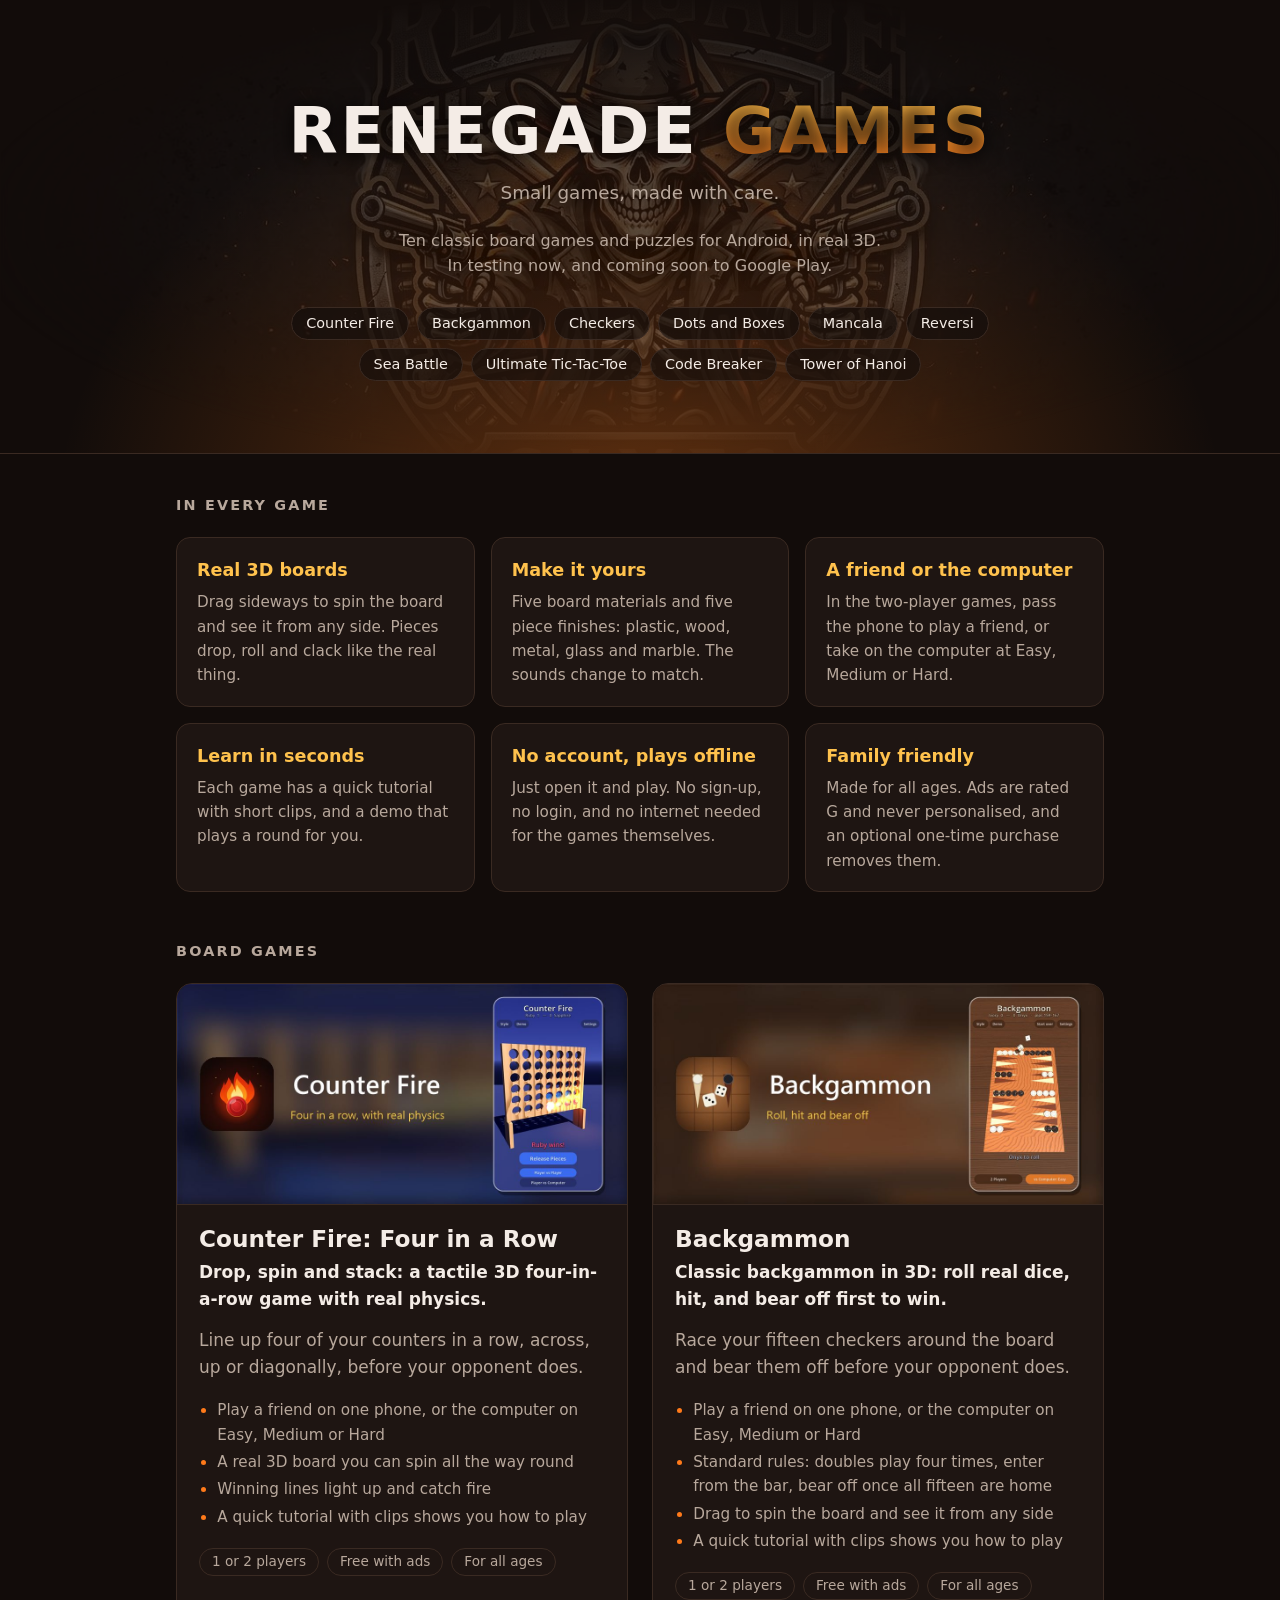
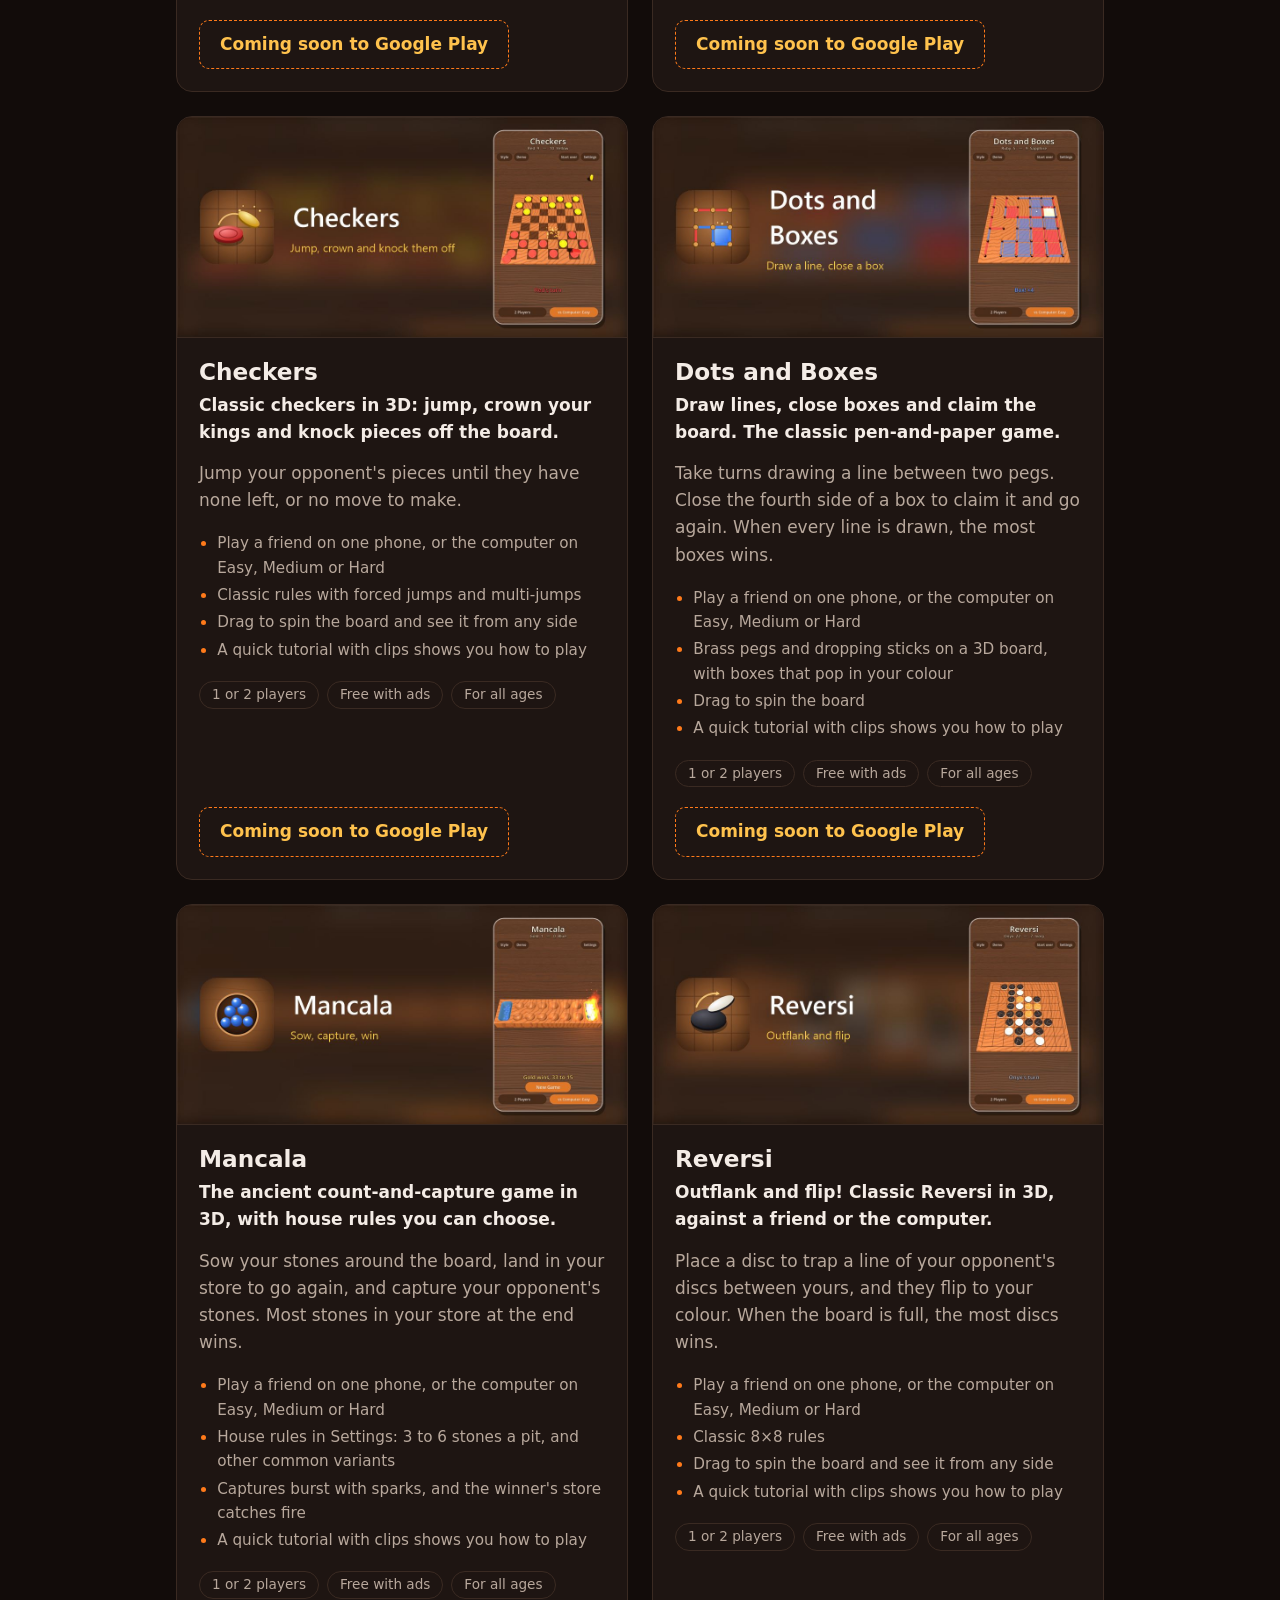
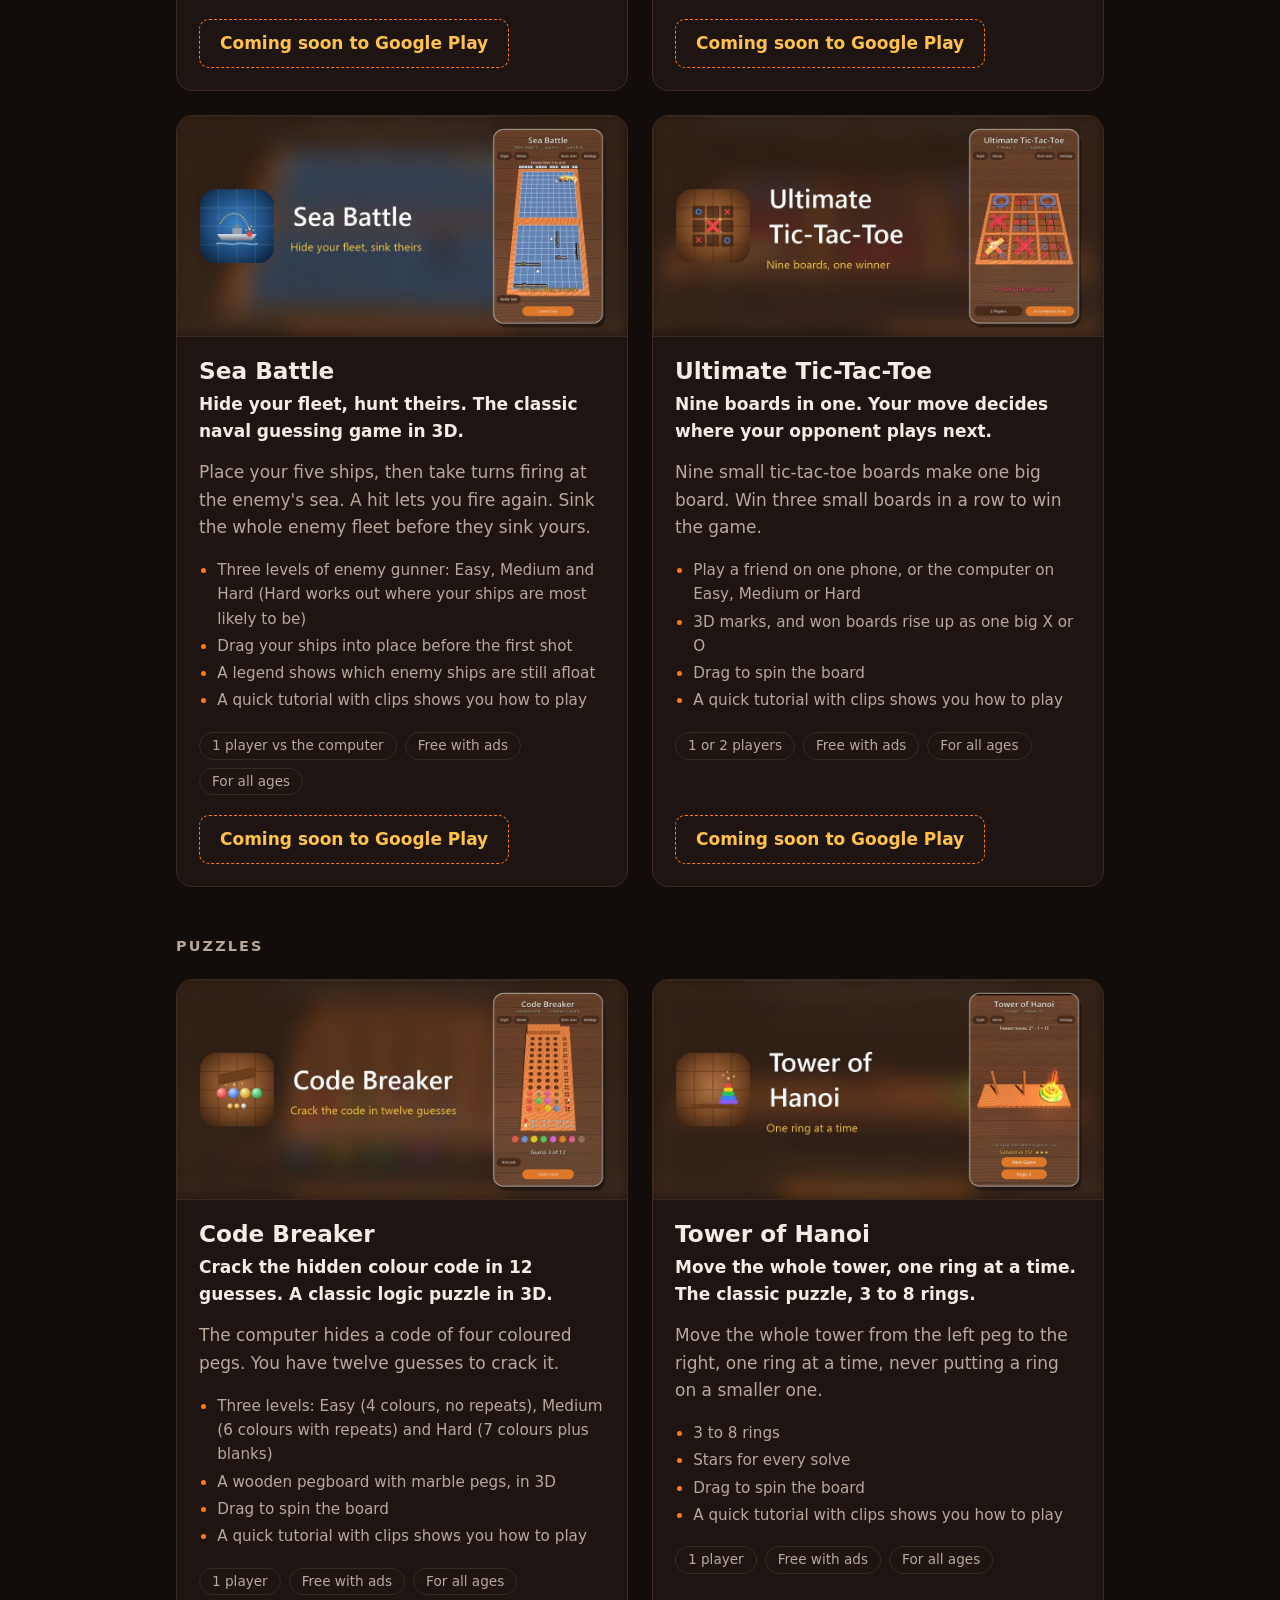
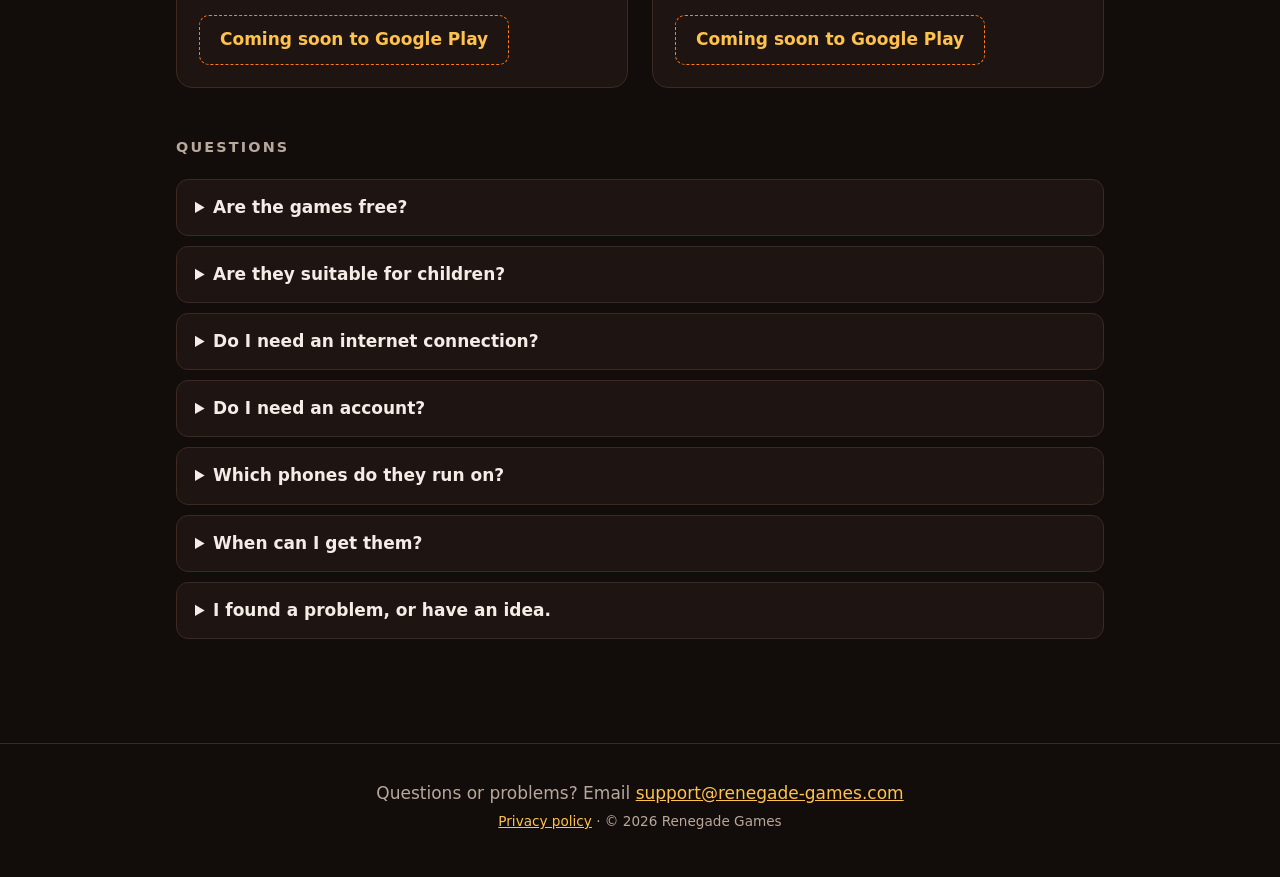
<file: index.html>
<!doctype html>
<html lang="en">
<head>
<meta charset="utf-8">
<meta name="viewport" content="width=device-width, initial-scale=1">
<title>Renegade Games</title>
<meta name="description" content="Renegade Games makes classic board games and puzzles for Android phones, in real 3D: Counter Fire, Backgammon, Checkers, Mancala, Reversi and more. Free, for all ages, and they play offline.">
<meta property="og:title" content="Renegade Games">
<meta property="og:description" content="Ten classic board games and puzzles for Android, in real 3D. Free, for all ages.">
<meta property="og:image" content="https://renegade-games.com/images/renegade-games-backdrop.jpg">
<meta property="og:url" content="https://renegade-games.com/">
<link rel="stylesheet" href="style.css">
</head>
<body>
<header class="hero">
  <h1>Renegade <span>Games</span></h1>
  <p>Small games, made with care.</p>
  <p class="hero-note">Ten classic board games and puzzles for Android, in real 3D.<br>In testing now, and coming soon to Google Play.</p>
  <nav class="jump" aria-label="Jump to a game">
    <a href="#counter-fire">Counter Fire</a>
    <a href="#backgammon">Backgammon</a>
    <a href="#checkers">Checkers</a>
    <a href="#dots-and-boxes">Dots and Boxes</a>
    <a href="#mancala">Mancala</a>
    <a href="#reversi">Reversi</a>
    <a href="#sea-battle">Sea Battle</a>
    <a href="#ultimate-tic-tac-toe">Ultimate Tic-Tac-Toe</a>
    <a href="#code-breaker">Code Breaker</a>
    <a href="#tower-of-hanoi">Tower of Hanoi</a>
  </nav>
</header>

<main>
  <section class="shared" aria-labelledby="shared-title">
    <h2 class="section-title" id="shared-title">In every game</h2>
    <div class="features">
      <div><h3>Real 3D boards</h3><p>Drag sideways to spin the board and see it from any side. Pieces drop, roll and clack like the real thing.</p></div>
      <div><h3>Make it yours</h3><p>Five board materials and five piece finishes: plastic, wood, metal, glass and marble. The sounds change to match.</p></div>
      <div><h3>A friend or the computer</h3><p>In the two-player games, pass the phone to play a friend, or take on the computer at Easy, Medium or Hard.</p></div>
      <div><h3>Learn in seconds</h3><p>Each game has a quick tutorial with short clips, and a demo that plays a round for you.</p></div>
      <div><h3>No account, plays offline</h3><p>Just open it and play. No sign-up, no login, and no internet needed for the games themselves.</p></div>
      <div><h3>Family friendly</h3><p>Made for all ages. Ads are rated G and never personalised, and an optional one-time purchase removes them.</p></div>
    </div>
  </section>

  <h2 class="section-title" id="board-games">Board games</h2>
  <div class="games">
    <article class="game" id="counter-fire">
      <img src="images/counter-fire-banner.jpg" width="1024" height="500" alt="Counter Fire: Four in a Row: the game's icon beside a phone showing it">
      <div class="game-body">
        <h3>Counter Fire: Four in a Row</h3>
        <p class="lead">Drop, spin and stack: a tactile 3D four-in-a-row game with real physics.</p>
        <p>Line up four of your counters in a row, across, up or diagonally, before your opponent does.</p>
        <ul class="points">
          <li>Play a friend on one phone, or the computer on Easy, Medium or Hard</li>
          <li>A real 3D board you can spin all the way round</li>
          <li>Winning lines light up and catch fire</li>
          <li>A quick tutorial with clips shows you how to play</li>
        </ul>
        <ul class="tags">
          <li>1 or 2 players</li>
          <li>Free with ads</li>
          <li>For all ages</li>
        </ul>
        <div class="stores"><span class="store soon">Coming soon to Google Play</span></div>
      </div>
    </article>
    <article class="game" id="backgammon">
      <img src="images/backgammon-banner.jpg" width="1024" height="500" loading="lazy" alt="Backgammon: the game's icon beside a phone showing it">
      <div class="game-body">
        <h3>Backgammon</h3>
        <p class="lead">Classic backgammon in 3D: roll real dice, hit, and bear off first to win.</p>
        <p>Race your fifteen checkers around the board and bear them off before your opponent does.</p>
        <ul class="points">
          <li>Play a friend on one phone, or the computer on Easy, Medium or Hard</li>
          <li>Standard rules: doubles play four times, enter from the bar, bear off once all fifteen are home</li>
          <li>Drag to spin the board and see it from any side</li>
          <li>A quick tutorial with clips shows you how to play</li>
        </ul>
        <ul class="tags">
          <li>1 or 2 players</li>
          <li>Free with ads</li>
          <li>For all ages</li>
        </ul>
        <div class="stores"><span class="store soon">Coming soon to Google Play</span></div>
      </div>
    </article>
    <article class="game" id="checkers">
      <img src="images/checkers-banner.jpg" width="1024" height="500" loading="lazy" alt="Checkers: the game's icon beside a phone showing it">
      <div class="game-body">
        <h3>Checkers</h3>
        <p class="lead">Classic checkers in 3D: jump, crown your kings and knock pieces off the board.</p>
        <p>Jump your opponent&#39;s pieces until they have none left, or no move to make.</p>
        <ul class="points">
          <li>Play a friend on one phone, or the computer on Easy, Medium or Hard</li>
          <li>Classic rules with forced jumps and multi-jumps</li>
          <li>Drag to spin the board and see it from any side</li>
          <li>A quick tutorial with clips shows you how to play</li>
        </ul>
        <ul class="tags">
          <li>1 or 2 players</li>
          <li>Free with ads</li>
          <li>For all ages</li>
        </ul>
        <div class="stores"><span class="store soon">Coming soon to Google Play</span></div>
      </div>
    </article>
    <article class="game" id="dots-and-boxes">
      <img src="images/dots-and-boxes-banner.jpg" width="1024" height="500" loading="lazy" alt="Dots and Boxes: the game's icon beside a phone showing it">
      <div class="game-body">
        <h3>Dots and Boxes</h3>
        <p class="lead">Draw lines, close boxes and claim the board. The classic pen-and-paper game.</p>
        <p>Take turns drawing a line between two pegs. Close the fourth side of a box to claim it and go again. When every line is drawn, the most boxes wins.</p>
        <ul class="points">
          <li>Play a friend on one phone, or the computer on Easy, Medium or Hard</li>
          <li>Brass pegs and dropping sticks on a 3D board, with boxes that pop in your colour</li>
          <li>Drag to spin the board</li>
          <li>A quick tutorial with clips shows you how to play</li>
        </ul>
        <ul class="tags">
          <li>1 or 2 players</li>
          <li>Free with ads</li>
          <li>For all ages</li>
        </ul>
        <div class="stores"><span class="store soon">Coming soon to Google Play</span></div>
      </div>
    </article>
    <article class="game" id="mancala">
      <img src="images/mancala-banner.jpg" width="1024" height="500" loading="lazy" alt="Mancala: the game's icon beside a phone showing it">
      <div class="game-body">
        <h3>Mancala</h3>
        <p class="lead">The ancient count-and-capture game in 3D, with house rules you can choose.</p>
        <p>Sow your stones around the board, land in your store to go again, and capture your opponent&#39;s stones. Most stones in your store at the end wins.</p>
        <ul class="points">
          <li>Play a friend on one phone, or the computer on Easy, Medium or Hard</li>
          <li>House rules in Settings: 3 to 6 stones a pit, and other common variants</li>
          <li>Captures burst with sparks, and the winner&#39;s store catches fire</li>
          <li>A quick tutorial with clips shows you how to play</li>
        </ul>
        <ul class="tags">
          <li>1 or 2 players</li>
          <li>Free with ads</li>
          <li>For all ages</li>
        </ul>
        <div class="stores"><span class="store soon">Coming soon to Google Play</span></div>
      </div>
    </article>
    <article class="game" id="reversi">
      <img src="images/reversi-banner.jpg" width="1024" height="500" loading="lazy" alt="Reversi: the game's icon beside a phone showing it">
      <div class="game-body">
        <h3>Reversi</h3>
        <p class="lead">Outflank and flip! Classic Reversi in 3D, against a friend or the computer.</p>
        <p>Place a disc to trap a line of your opponent&#39;s discs between yours, and they flip to your colour. When the board is full, the most discs wins.</p>
        <ul class="points">
          <li>Play a friend on one phone, or the computer on Easy, Medium or Hard</li>
          <li>Classic 8&#215;8 rules</li>
          <li>Drag to spin the board and see it from any side</li>
          <li>A quick tutorial with clips shows you how to play</li>
        </ul>
        <ul class="tags">
          <li>1 or 2 players</li>
          <li>Free with ads</li>
          <li>For all ages</li>
        </ul>
        <div class="stores"><span class="store soon">Coming soon to Google Play</span></div>
      </div>
    </article>
    <article class="game" id="sea-battle">
      <img src="images/sea-battle-banner.jpg" width="1024" height="500" loading="lazy" alt="Sea Battle: the game's icon beside a phone showing it">
      <div class="game-body">
        <h3>Sea Battle</h3>
        <p class="lead">Hide your fleet, hunt theirs. The classic naval guessing game in 3D.</p>
        <p>Place your five ships, then take turns firing at the enemy&#39;s sea. A hit lets you fire again. Sink the whole enemy fleet before they sink yours.</p>
        <ul class="points">
          <li>Three levels of enemy gunner: Easy, Medium and Hard (Hard works out where your ships are most likely to be)</li>
          <li>Drag your ships into place before the first shot</li>
          <li>A legend shows which enemy ships are still afloat</li>
          <li>A quick tutorial with clips shows you how to play</li>
        </ul>
        <ul class="tags">
          <li>1 player vs the computer</li>
          <li>Free with ads</li>
          <li>For all ages</li>
        </ul>
        <div class="stores"><span class="store soon">Coming soon to Google Play</span></div>
      </div>
    </article>
    <article class="game" id="ultimate-tic-tac-toe">
      <img src="images/ultimate-tic-tac-toe-banner.jpg" width="1024" height="500" loading="lazy" alt="Ultimate Tic-Tac-Toe: the game's icon beside a phone showing it">
      <div class="game-body">
        <h3>Ultimate Tic-Tac-Toe</h3>
        <p class="lead">Nine boards in one. Your move decides where your opponent plays next.</p>
        <p>Nine small tic-tac-toe boards make one big board. Win three small boards in a row to win the game.</p>
        <ul class="points">
          <li>Play a friend on one phone, or the computer on Easy, Medium or Hard</li>
          <li>3D marks, and won boards rise up as one big X or O</li>
          <li>Drag to spin the board</li>
          <li>A quick tutorial with clips shows you how to play</li>
        </ul>
        <ul class="tags">
          <li>1 or 2 players</li>
          <li>Free with ads</li>
          <li>For all ages</li>
        </ul>
        <div class="stores"><span class="store soon">Coming soon to Google Play</span></div>
      </div>
    </article>
  </div>
  <h2 class="section-title" id="puzzles">Puzzles</h2>
  <div class="games">
    <article class="game" id="code-breaker">
      <img src="images/code-breaker-banner.jpg" width="1024" height="500" loading="lazy" alt="Code Breaker: the game's icon beside a phone showing it">
      <div class="game-body">
        <h3>Code Breaker</h3>
        <p class="lead">Crack the hidden colour code in 12 guesses. A classic logic puzzle in 3D.</p>
        <p>The computer hides a code of four coloured pegs. You have twelve guesses to crack it.</p>
        <ul class="points">
          <li>Three levels: Easy (4 colours, no repeats), Medium (6 colours with repeats) and Hard (7 colours plus blanks)</li>
          <li>A wooden pegboard with marble pegs, in 3D</li>
          <li>Drag to spin the board</li>
          <li>A quick tutorial with clips shows you how to play</li>
        </ul>
        <ul class="tags">
          <li>1 player</li>
          <li>Free with ads</li>
          <li>For all ages</li>
        </ul>
        <div class="stores"><span class="store soon">Coming soon to Google Play</span></div>
      </div>
    </article>
    <article class="game" id="tower-of-hanoi">
      <img src="images/tower-of-hanoi-banner.jpg" width="1024" height="500" loading="lazy" alt="Tower of Hanoi: the game's icon beside a phone showing it">
      <div class="game-body">
        <h3>Tower of Hanoi</h3>
        <p class="lead">Move the whole tower, one ring at a time. The classic puzzle, 3 to 8 rings.</p>
        <p>Move the whole tower from the left peg to the right, one ring at a time, never putting a ring on a smaller one.</p>
        <ul class="points">
          <li>3 to 8 rings</li>
          <li>Stars for every solve</li>
          <li>Drag to spin the board</li>
          <li>A quick tutorial with clips shows you how to play</li>
        </ul>
        <ul class="tags">
          <li>1 player</li>
          <li>Free with ads</li>
          <li>For all ages</li>
        </ul>
        <div class="stores"><span class="store soon">Coming soon to Google Play</span></div>
      </div>
    </article>
  </div>

  <section class="faq" aria-labelledby="faq-title">
    <h2 class="section-title" id="faq-title">Questions</h2>
    <details>
      <summary>Are the games free?</summary>
      <p>Yes. Every game is free to download and play. There's an ad between games now and then; you can remove all ads from a game with an optional one-time purchase in its Settings. You can also leave a tip there if you'd like to support us.</p>
    </details>
    <details>
      <summary>Are they suitable for children?</summary>
      <p>Yes. The games are for all ages, and they follow Google Play's Families policy. Ads are set up for children: only family-friendly ads, never personalised. Purchases go through Google Play's own screen, which asks for a password or a parent's approval.</p>
    </details>
    <details>
      <summary>Do I need an internet connection?</summary>
      <p>No. The games play offline. Ads only appear when you're connected.</p>
    </details>
    <details>
      <summary>Do I need an account?</summary>
      <p>No. There's nothing to sign up for. Your settings are saved on your phone.</p>
    </details>
    <details>
      <summary>Which phones do they run on?</summary>
      <p>Android phones, through Google Play. They're built for phones held upright.</p>
    </details>
    <details>
      <summary>When can I get them?</summary>
      <p>The games are being tested now and will arrive on Google Play soon. Each game's button on this page will link straight to it.</p>
    </details>
    <details>
      <summary>I found a problem, or have an idea.</summary>
      <p>We'd love to hear it. Email <a href="mailto:support@renegade-games.com">support@renegade-games.com</a> and tell us which game and what happened.</p>
    </details>
  </section>
</main>

<footer>
  <p>Questions or problems? Email <a href="mailto:support@renegade-games.com">support@renegade-games.com</a></p>
  <p class="small"><a href="privacy.html">Privacy policy</a> · © 2026 Renegade Games</p>
</footer>
</body>
</html>
</file>
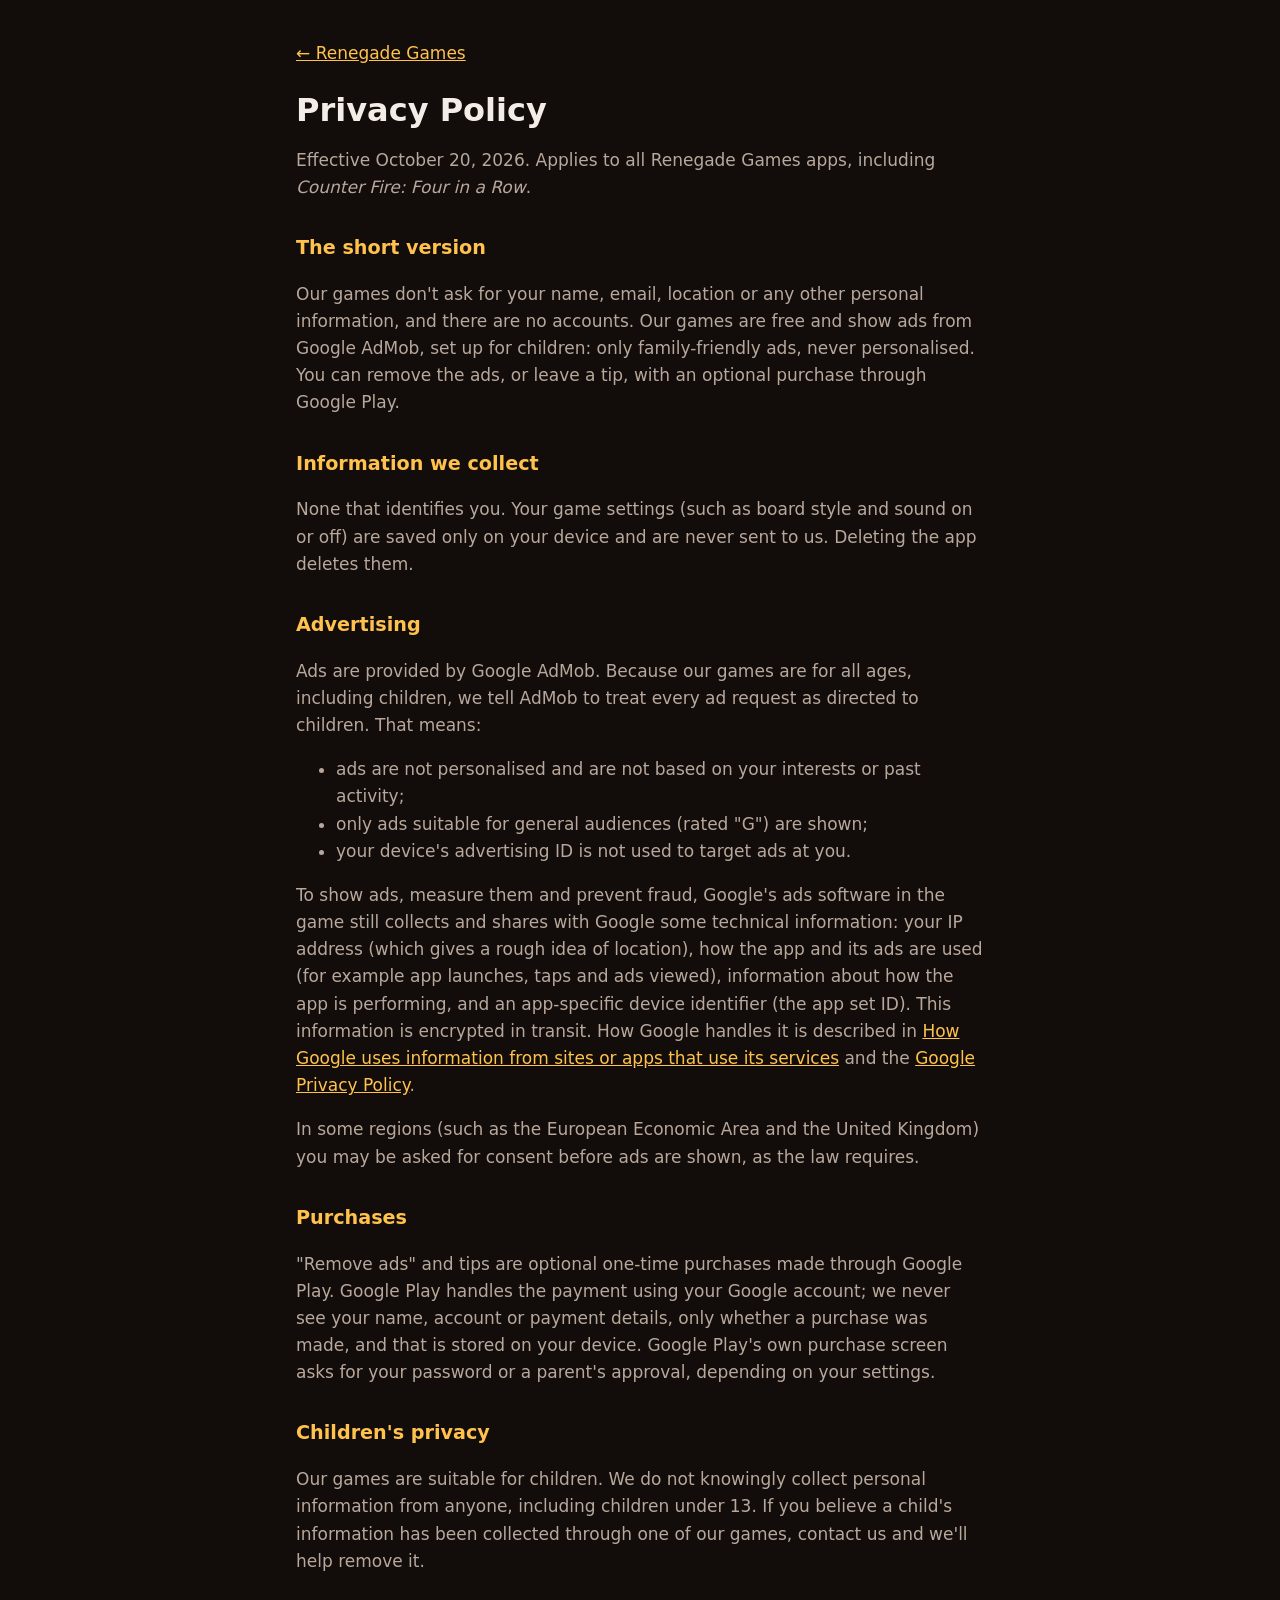
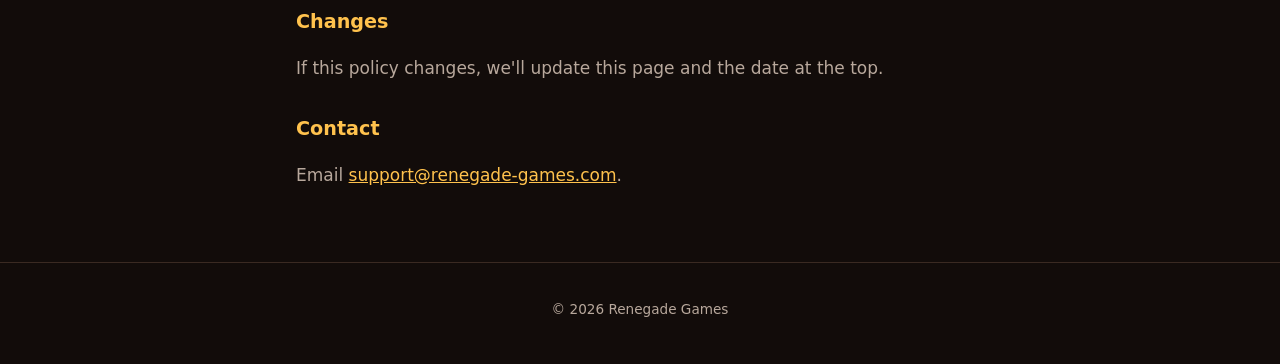
<file: privacy.html>
<!doctype html>
<html lang="en">
<head>
<meta charset="utf-8">
<meta name="viewport" content="width=device-width, initial-scale=1">
<title>Privacy Policy · Renegade Games</title>
<link rel="stylesheet" href="style.css">
</head>
<body>
<main class="doc">
  <a class="back" href="./">← Renegade Games</a>
  <h1>Privacy Policy</h1>
  <p>Effective October 20, 2026. Applies to all Renegade Games apps, including <em>Counter Fire: Four in a Row</em>.</p>

  <h2>The short version</h2>
  <p>
    Our games don't ask for your name, email, location or any other personal information, and
    there are no accounts. Our games are free and show ads from Google AdMob, set up for children:
    only family-friendly ads, never personalised. You can remove the ads, or leave a tip, with an
    optional purchase through Google Play.
  </p>

  <h2>Information we collect</h2>
  <p>
    None that identifies you. Your game settings (such as board style and sound on or off) are
    saved only on your device and are never sent to us. Deleting the app deletes them.
  </p>

  <h2>Advertising</h2>
  <p>
    Ads are provided by Google AdMob. Because our games are for all ages, including children, we tell
    AdMob to treat every ad request as directed to children. That means:
  </p>
  <ul>
    <li>ads are not personalised and are not based on your interests or past activity;</li>
    <li>only ads suitable for general audiences (rated "G") are shown;</li>
    <li>your device's advertising ID is not used to target ads at you.</li>
  </ul>
  <p>
    To show ads, measure them and prevent fraud, Google's ads software in the game still collects
    and shares with Google some technical information: your IP address (which gives a rough idea
    of location), how the app and its ads are used (for example app launches, taps and ads
    viewed), information about how the app is performing, and an app-specific device identifier
    (the app set ID). This information is encrypted in transit. How Google handles it is
    described in <a href="https://policies.google.com/technologies/partner-sites">How Google uses
    information from sites or apps that use its services</a> and the
    <a href="https://policies.google.com/privacy">Google Privacy Policy</a>.
  </p>
  <p>
    In some regions (such as the European Economic Area and the United Kingdom) you may be asked
    for consent before ads are shown, as the law requires.
  </p>

  <h2>Purchases</h2>
  <p>
    "Remove ads" and tips are optional one-time purchases made through Google Play. Google Play
    handles the payment using your Google account; we never see your name, account or payment
    details, only whether a purchase was made, and that is stored on your device. Google Play's
    own purchase screen asks for your password or a parent's approval, depending on your settings.
  </p>

  <h2>Children's privacy</h2>
  <p>
    Our games are suitable for children. We do not knowingly collect personal information from
    anyone, including children under 13. If you believe a child's information has been collected
    through one of our games, contact us and we'll help remove it.
  </p>

  <h2>Changes</h2>
  <p>
    If this policy changes, we'll update this page and the date at the top.
  </p>

  <h2>Contact</h2>
  <p>Email <a href="mailto:support@renegade-games.com">support@renegade-games.com</a>.</p>
</main>
<footer>
  <p class="small">© 2026 Renegade Games</p>
</footer>
</body>
</html>
</file>
<file: style.css>
:root {
  --bg: #120c0a;
  --panel: #1e1512;
  --line: #3a2a22;
  --text: #f4ece6;
  --muted: #b8a89c;
  --fire: #ff7a1a;
  --fire-hot: #ffc24d;
}

* { box-sizing: border-box; }

body {
  margin: 0;
  background: var(--bg);
  color: var(--text);
  font: 17px/1.6 system-ui, -apple-system, "Segoe UI", Roboto, sans-serif;
}

a { color: var(--fire-hot); }

.hero {
  position: relative;
  isolation: isolate;
  overflow: hidden;
  padding: 96px 16px 72px;
  text-align: center;
  background: radial-gradient(ellipse at 50% 120%, rgba(255, 122, 26, 0.35), transparent 65%);
  border-bottom: 1px solid var(--line);
}

/* The studio logo, faded behind the heading and melting into the page at the edges. */
.hero::before {
  content: "";
  position: absolute;
  inset: 0;
  z-index: -1;
  background: url("images/renegade-games-backdrop.jpg") center / cover no-repeat;
  opacity: 0.22;
  -webkit-mask-image: radial-gradient(ellipse at center, #000 35%, transparent 75%);
  mask-image: radial-gradient(ellipse at center, #000 35%, transparent 75%);
}

.hero h1, .hero p { text-shadow: 0 2px 18px rgba(0, 0, 0, 0.85); }

.hero h1 {
  margin: 0;
  font-size: clamp(2.4rem, 8vw, 4rem);
  letter-spacing: 0.04em;
  text-transform: uppercase;
  line-height: 1.1;
}

.hero h1 span {
  background: linear-gradient(180deg, var(--fire-hot), var(--fire));
  -webkit-background-clip: text;
  background-clip: text;
  color: transparent;
}

.hero p { margin: 12px 0 0; color: var(--muted); font-size: 1.15rem; }

main { max-width: 960px; margin: 0 auto; padding: 40px 16px 56px; }

.section-title {
  margin: 0 0 20px;
  font-size: 0.9rem;
  letter-spacing: 0.15em;
  text-transform: uppercase;
  color: var(--muted);
}

.hero-note { font-size: 1rem !important; margin-top: 20px !important; }

.jump {
  display: flex;
  flex-wrap: wrap;
  justify-content: center;
  gap: 8px;
  max-width: 760px;
  margin: 28px auto 0;
}
.jump a {
  padding: 4px 14px;
  border: 1px solid var(--line);
  border-radius: 999px;
  background: rgba(18, 12, 10, 0.6);
  color: var(--text);
  font-size: 0.9rem;
  text-decoration: none;
}
.jump a:hover, .jump a:focus-visible { border-color: var(--fire); color: var(--fire-hot); }

main section, main .games { margin-bottom: 48px; }
main > .section-title { margin-top: 8px; }

.features {
  display: grid;
  grid-template-columns: repeat(auto-fit, minmax(260px, 1fr));
  gap: 16px;
}
.features div {
  padding: 18px 20px;
  background: var(--panel);
  border: 1px solid var(--line);
  border-radius: 14px;
}
.features h3 { margin: 0 0 6px; font-size: 1.1rem; color: var(--fire-hot); }
.features p { margin: 0; color: var(--muted); font-size: 0.95rem; }

.games {
  display: grid;
  grid-template-columns: repeat(auto-fit, minmax(min(100%, 420px), 1fr));
  gap: 24px;
}

.game {
  display: flex;
  flex-direction: column;
  background: var(--panel);
  border: 1px solid var(--line);
  border-radius: 16px;
  overflow: hidden;
  scroll-margin-top: 16px;
}

.game img {
  width: 100%;
  height: auto;
  display: block;
  border-bottom: 1px solid var(--line);
}

.game-body { display: flex; flex-direction: column; flex: 1; padding: 20px 22px 22px; }
.game-body .stores { margin-top: auto; }

.game h3 { margin: 0 0 6px; font-size: 1.45rem; line-height: 1.2; }
.game p { margin: 0 0 14px; color: var(--muted); }
.game .lead { color: var(--text); font-weight: 600; }

.points { margin: 0 0 16px; padding-left: 1.2em; color: var(--muted); font-size: 0.95rem; }
.points li { margin: 3px 0; }
.points li::marker { color: var(--fire); }

.faq details {
  border: 1px solid var(--line);
  border-radius: 12px;
  background: var(--panel);
  margin-bottom: 10px;
}
.faq summary { cursor: pointer; padding: 14px 18px; font-weight: 600; }
.faq summary:focus-visible { outline: 2px solid var(--fire); outline-offset: 2px; border-radius: 12px; }
.faq details p { margin: 0; padding: 0 18px 16px; color: var(--muted); }

.tags { display: flex; flex-wrap: wrap; gap: 8px; margin: 0 0 20px; padding: 0; list-style: none; }
.tags li {
  padding: 2px 12px;
  border: 1px solid var(--line);
  border-radius: 999px;
  font-size: 0.85rem;
  color: var(--muted);
}

.stores { display: flex; flex-wrap: wrap; gap: 12px; }
.store {
  display: inline-block;
  padding: 10px 20px;
  border-radius: 10px;
  font-weight: 600;
  text-decoration: none;
  background: linear-gradient(180deg, var(--fire-hot), var(--fire));
  color: #1a0d05;
}
.store.soon {
  background: transparent;
  border: 1px dashed var(--fire);
  color: var(--fire-hot);
}

footer {
  padding: 32px 16px 40px;
  text-align: center;
  border-top: 1px solid var(--line);
  color: var(--muted);
}
footer p { margin: 4px 0; }
.small { font-size: 0.85rem; }

/* Privacy policy page */
.doc { max-width: 720px; margin: 0 auto; padding: 40px 16px 56px; }
.doc h1 { font-size: 2rem; line-height: 1.2; margin: 0 0 4px; }
.doc h2 { font-size: 1.2rem; margin: 32px 0 8px; color: var(--fire-hot); }
.doc p, .doc li { color: var(--muted); }
.doc .back { display: inline-block; margin-bottom: 24px; }

@media (max-width: 640px) {
  .hero { padding: 72px 16px 48px; }
  .game-body { padding: 16px 16px 18px; }
}
</file>
